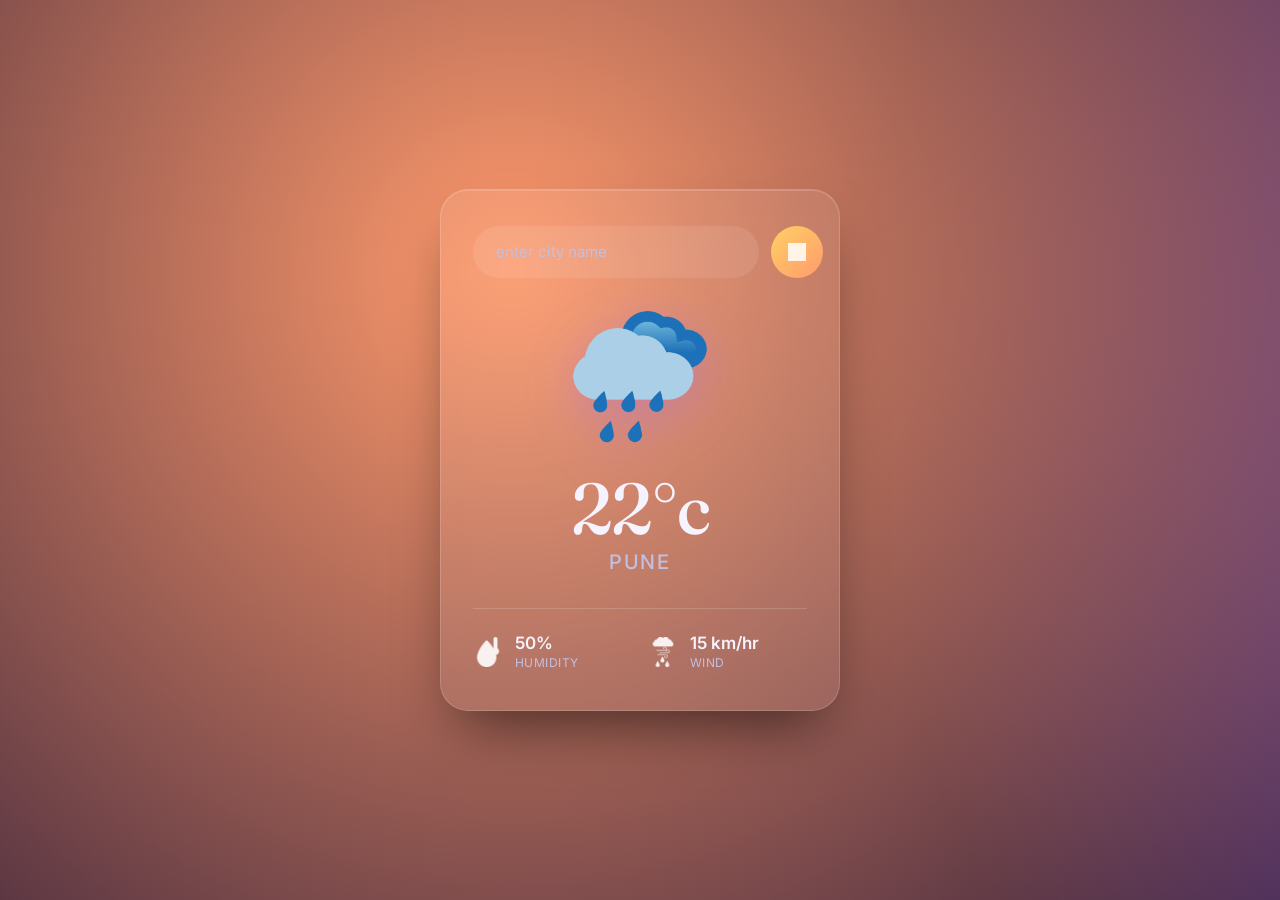
<file: index.html>
<!DOCTYPE html>
<html>
<head>
    <meta name="viewport" content="width=device-width, initial-scale=1.0">
    <title>Wether App</title>
    <link rel="stylesheet" href="style.css">
</head>
<body>
    <div class="card">
        <div class="search">
            <input type="text" placeholder="enter city name"
            spellcheck="false">
            <button><img src="images/search.png" class="searchimg"> </button>
        </div>
        <div class="weather">
            <img src="images/rain.png" class="wether-icon">
            <h1 class="temp">22°c</h1>
            <h2 class="city">Pune</h2>
        </div>
        <div class="details">
            <div class="col">
                    <img src="images/humidity.png" class="humiditu-icon">
                    <div>
                        <p class="humidity">50%</p>
                        <p>Humidity</p>
                    </div>
            </div>
            <div class="col">
                    <img src="images/wind.png" class="wind-icon">
                    <div>
                        <p class="wind">15 km/hr</p>
                        <p>Wind</p>
                    </div>
            </div>
        </div>
    </div>
</body>
<script src="script.js"></script>
</html>
</file>
<file: style.css>
@import url('https://fonts.googleapis.com/css2?family=Fraunces:opsz,wght@9..144,300;9..144,500;9..144,600&family=Inter:wght@400;500;600;700&display=swap');

:root {
    --sky-1: #ff9a6c;
    --sky-2: #a56af0;
    --sky-3: #1b1035;
    --ink: #f6f3ff;
    --ink-dim: #c2bfe0;
    --gold: #ffd166;
    --glass: rgba(255, 255, 255, 0.08);
    --glass-border: rgba(255, 255, 255, 0.16);
}

* {
    margin: 0;
    padding: 0;
    box-sizing: border-box;
}

body {
    min-height: 100vh;
    display: flex;
    align-items: center;
    justify-content: center;
    padding: 40px 20px;
    font-family: 'Inter', sans-serif;
    background: radial-gradient(circle at 20% 15%, var(--sky-1) 0%, transparent 45%),
                radial-gradient(circle at 85% 20%, var(--sky-2) 0%, transparent 50%),
                linear-gradient(160deg, #140b2e 0%, var(--sky-3) 55%, #0a0716 100%);
    background-size: 200% 200%;
    animation: driftSky 18s ease-in-out infinite;
}

@keyframes driftSky {
    0%   { background-position: 0% 0%; }
    50%  { background-position: 100% 40%; }
    100% { background-position: 0% 0%; }
}

.card {
    width: 90%;
    max-width: 400px;
    background: var(--glass);
    border: 1px solid var(--glass-border);
    backdrop-filter: blur(22px);
    -webkit-backdrop-filter: blur(22px);
    color: var(--ink);
    border-radius: 28px;
    padding: 36px 32px 40px;
    text-align: center;
    box-shadow: 0 30px 60px -20px rgba(0, 0, 0, 0.6),
                inset 0 1px 0 rgba(255, 255, 255, 0.15);
}

.searchimg {
    width: 18px;
    height: 18px;
    filter: brightness(0) invert(1);
    opacity: 0.85;
}

.search {
    width: 100%;
    display: flex;
    align-items: center;
    justify-content: space-between;
    gap: 12px;
}

.search input {
    border: 1px solid transparent;
    outline: 0;
    background: rgba(255, 255, 255, 0.09);
    color: var(--ink);
    font-family: 'Inter', sans-serif;
    font-size: 15px;
    padding: 0 22px;
    height: 52px;
    border-radius: 30px;
    flex: 1;
    transition: background 0.25s ease, border-color 0.25s ease;
}

.search input::placeholder {
    color: var(--ink-dim);
}

.search input:focus {
    background: rgba(255, 255, 255, 0.14);
    border-color: var(--gold);
}

.search button {
    border: 0;
    outline: 0;
    background: linear-gradient(135deg, var(--gold), var(--sky-1));
    border-radius: 50%;
    width: 52px;
    height: 52px;
    flex-shrink: 0;
    cursor: pointer;
    display: flex;
    align-items: center;
    justify-content: center;
    transition: transform 0.2s ease, box-shadow 0.2s ease;
}

.search button:hover {
    transform: scale(1.06);
    box-shadow: 0 6px 18px -4px rgba(255, 209, 102, 0.55);
}

.search button:active {
    transform: scale(0.96);
}

.wether-icon {
    width: 45%;
    max-width: 160px;
    margin-top: 22px;
    filter: drop-shadow(0 12px 24px rgba(165, 106, 240, 0.35));
}

.temp {
    font-family: 'Fraunces', serif;
    font-weight: 500;
    font-size: 72px;
    line-height: 1;
    margin-top: 18px;
    letter-spacing: -0.02em;
}

.city {
    font-family: 'Inter', sans-serif;
    font-weight: 500;
    font-size: 20px;
    letter-spacing: 0.08em;
    text-transform: uppercase;
    color: var(--ink-dim);
    margin-top: 6px;
}

.details {
    display: flex;
    align-items: center;
    justify-content: space-between;
    gap: 16px;
    margin-top: 34px;
    padding-top: 24px;
    border-top: 1px solid var(--glass-border);
}

.col {
    display: flex;
    align-items: center;
    text-align: left;
    gap: 12px;
    flex: 1;
}

.humiditu-icon,
.wind-icon {
    width: 30px;
    height: 30px;
    opacity: 0.9;
    filter: brightness(0) invert(1);
}

.humidity,
.wind {
    font-size: 17px;
    font-weight: 600;
}

.col p:last-child {
    font-size: 12px;
    color: var(--ink-dim);
    margin-top: 2px;
    text-transform: uppercase;
    letter-spacing: 0.04em;
}
</file>
